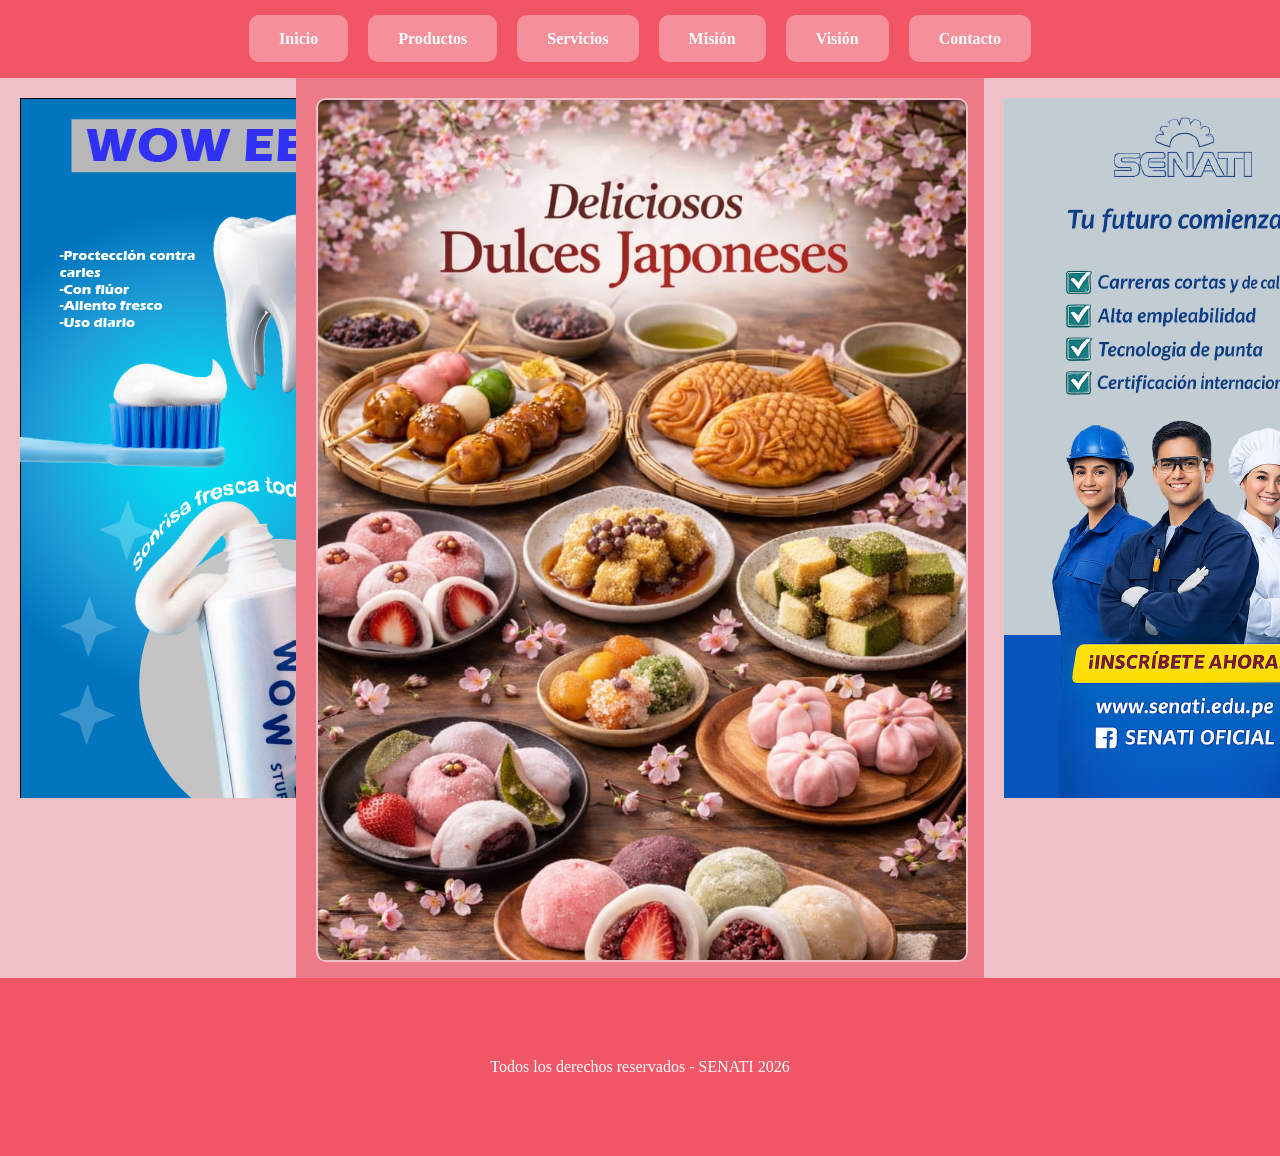
<file: index.html>
<!DOCTYPE html>
<html lang="en">
<head>
    <meta charset="UTF-8">
    <meta name="viewport" content="width=device-width, initial-scale=1.0">
    <title>Sakura sweets</title>
    <link rel="icon" href="iconos/flor.png">
    <link rel="stylesheet" href="estilos/estilos.css">
</head>
<body>
    <header>
        <nav>
            <input type="checkbox" id="activadormenu">
            <label for="activadormenu" id="hamburguesa">&#9776;</label>
            <ul id="menu">
                <li><a href="inicio.html" target="contenidoframe">Inicio</a></li>
                <li><a href="productos.html" target="contenidoframe">Productos</a></li>
                <li><a href="servicios.html" target="contenidoframe">Servicios</a></li>
                <li><a href="mision.html" target="contenidoframe">Misión</a></li>
                <li><a href="vision.html" target="contenidoframe">Visión</a></li>
                <li><a href="contacto.html" target="contenidoframe">Contacto</a></li>
            </ul>
            
        </nav>
    </header>
<div id="contenedor">
    <div id="publicidad">
        <img src="imagenes/publicidad/baner pasta dental.jpg" alt="">
       
    </div>
    <div id="contenido">
        <iframe name="contenidoframe" src="inicio.html" frameborder="1"></iframe>
    </div>
    <div id="publicidad">
        <img src="imagenes/publicidad/senatiban.jpg" alt="">
        
    </div>
</div> 
<footer>
    <p>Todos los derechos reservados -   SENATI 2026</p>
</footer>   
</body>
</html>
</file>
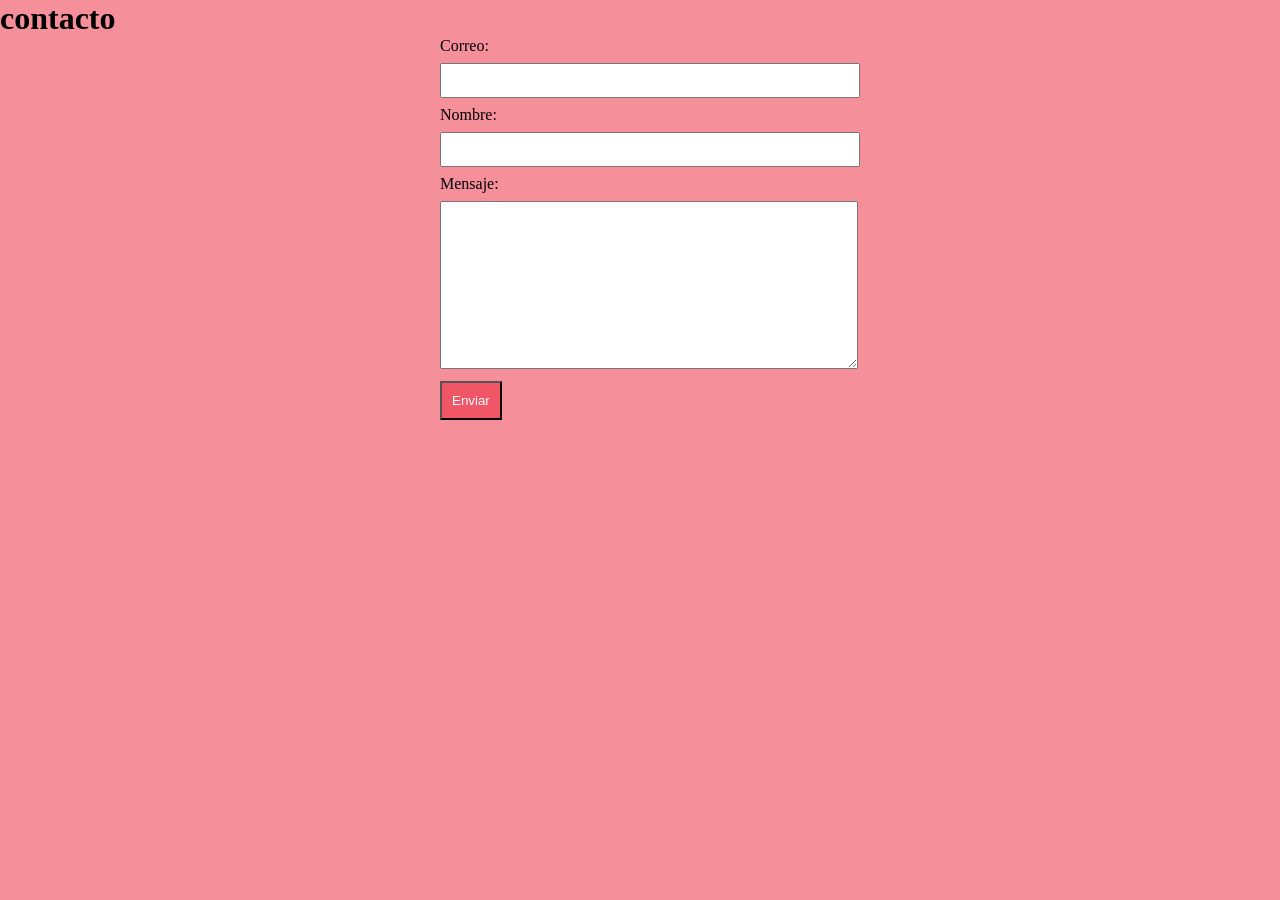
<file: contacto.html>
<!DOCTYPE html>
<html lang="en">
<head>
    <meta charset="UTF-8">
    <meta name="viewport" content="width=device-width, initial-scale=1.0">
    <title>contacto</title>
    <link rel="stylesheet" href="estilos/estilos.css">
</head>
<body>
    <div class="contenido">
     <h1>contacto</h1>
        <form>
            <label>Correo:</label>
    <input type="email" name="correo" required>
    <label>Nombre:</label>
    <input type="text" name="nombre" required>
    <label">Mensaje:</label>
    <textarea name="mensaje" rows="10" required></textarea>
    <button type="submit">Enviar</button>
        </form>
    </div>

</body>
</html>
</file>
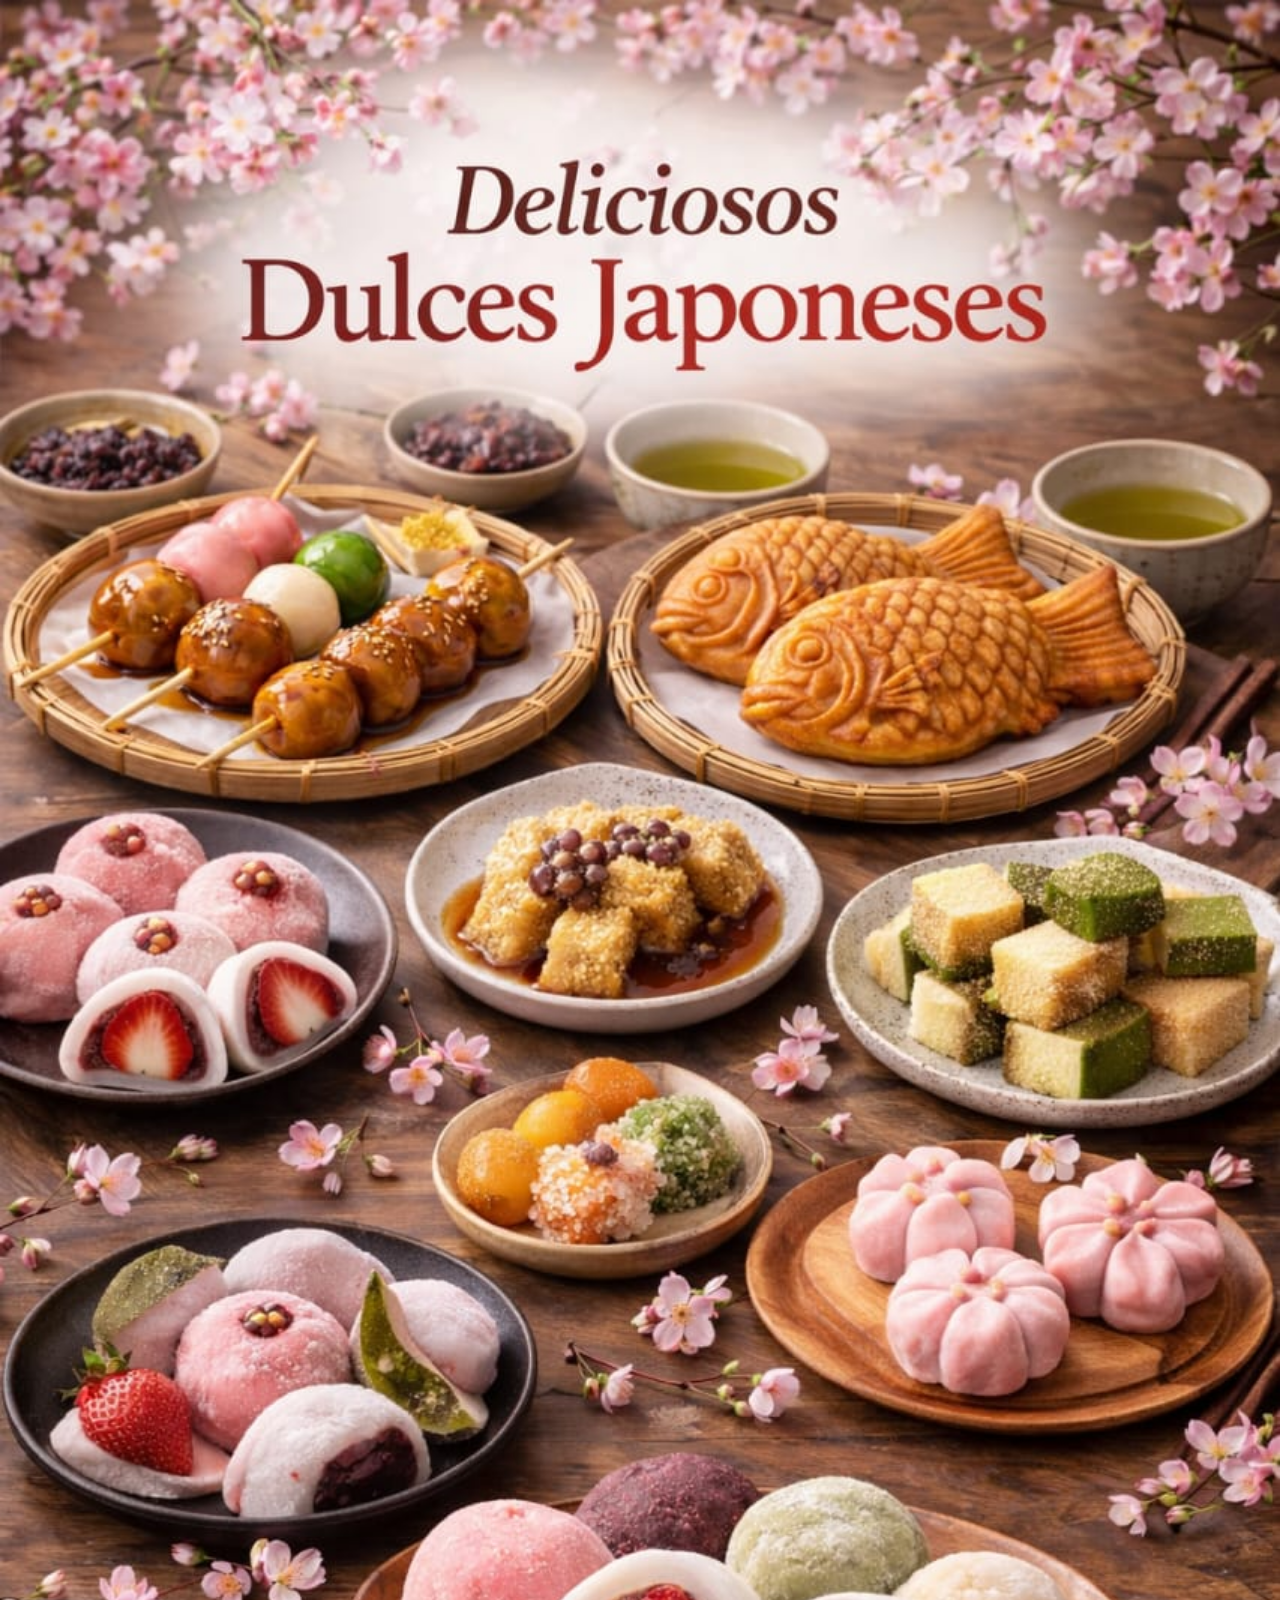
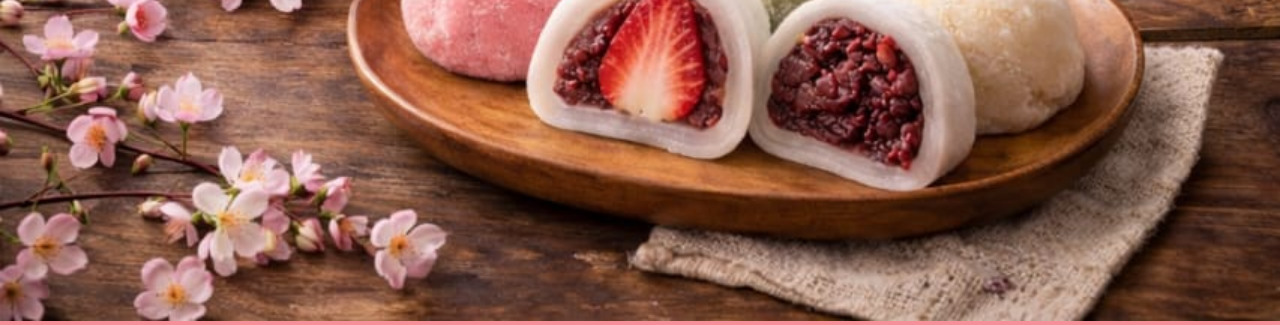
<file: inicio.html>
<!DOCTYPE html>
<html lang="en">
<head>
    <meta charset="UTF-8">
    <meta name="viewport" content="width=device-width, initial-scale=1.0">
    <title>inicio</title>
    <link rel="stylesheet" href="estilos/estilos.css">
</head>
<body>
    <div id="portada">
        <img src="imagenes/portada/portada.jpeg" alt="">
    </div>
</body>
</html>
</file>
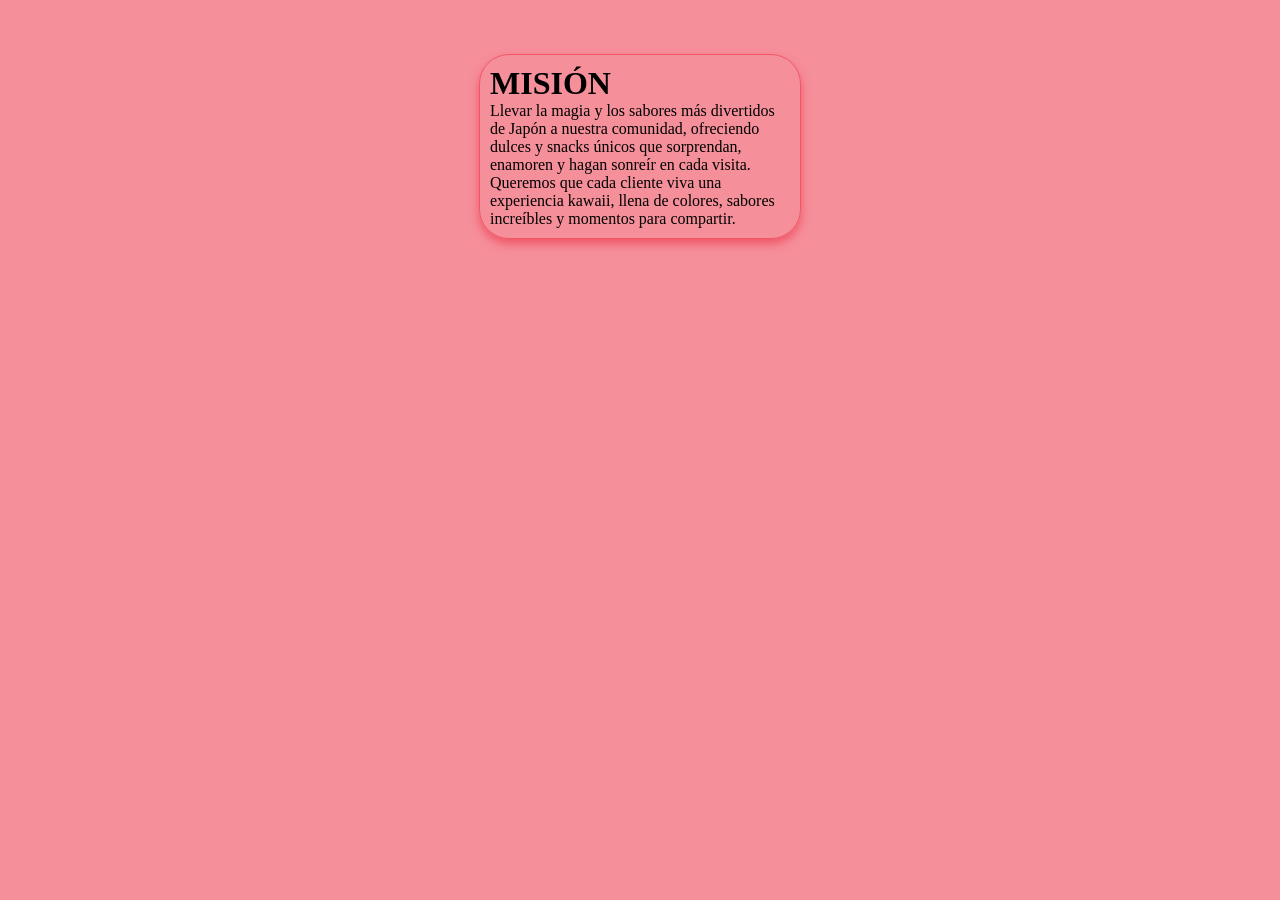
<file: mision.html>
<!DOCTYPE html>
<html lang="en">
<head>
    <meta charset="UTF-8">
    <meta name="viewport" content="width=device-width, initial-scale=1.0">
    <title>Misión</title>
    <link rel="stylesheet" href="estilos/estilos.css">
</head>
<body>
    <br>
    <br>
    <br>
    <div class="mis-vis">
        <h1>MISIÓN</h1>
        <P>Llevar la magia y los sabores más divertidos de Japón a nuestra comunidad, ofreciendo dulces y snacks únicos que sorprendan, enamoren y hagan sonreír en cada visita. Queremos que cada cliente viva una experiencia kawaii, llena de colores, sabores increíbles y momentos para compartir.</P>
    </div>
</body>
</html>
</file>
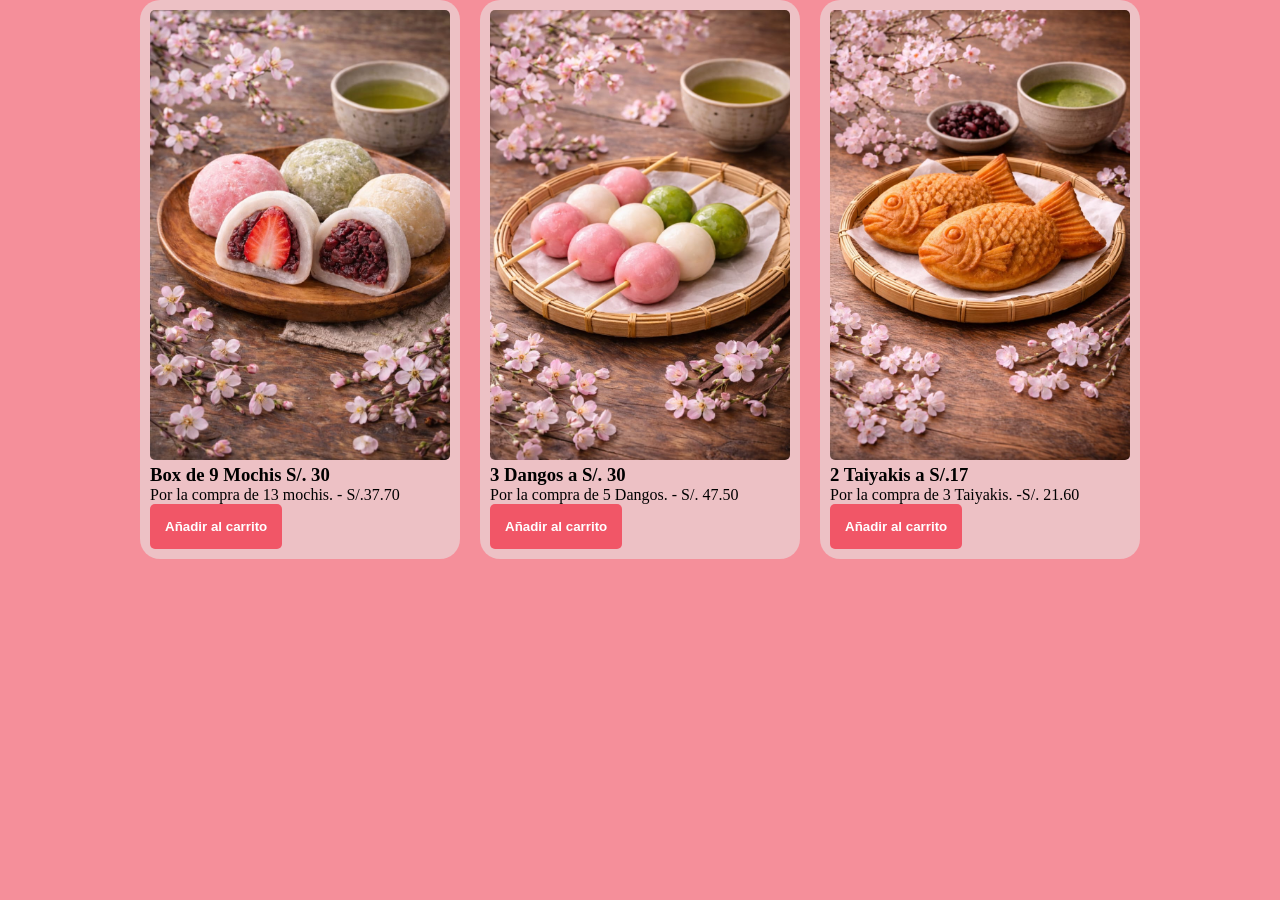
<file: productos.html>
<!DOCTYPE html>
<html lang="en">
<head>
    <meta charset="UTF-8">
    <meta name="viewport" content="width=device-width, initial-scale=1.0">
    <title>Productos</title>
    <link rel="stylesheet" href="estilos/estilos.css">
</head>
<body>
    <div id="galeria"> 
    <div class="prod-serv">
        <img src="imagenes/productos/mochis.jpeg" alt="mochis">
        <h3>Box de 9 Mochis S/. 30 </h3>
        <p>Por la compra de 13 mochis. - S/.37.70 </p>
         <button>Añadir al carrito</button>
    </div>
            <div class="prod-serv">
                <img src="imagenes/productos/dangos.jpeg" alt="dangos">
                <h3>3 Dangos a S/. 30 </h3>
                <P>Por la compra de 5 Dangos. - S/. 47.50</P>
                <button>Añadir al carrito</button>
            </div>
            <div class="prod-serv">
                <img src="imagenes/productos/taiyakis.jpeg" alt="taiyakis">
                <h3>2 Taiyakis a S/.17</h3>
                <p>Por la compra de 3 Taiyakis. -S/. 21.60</p>
                 <button>Añadir al carrito</button>
        </div>
    </div>
</body>
</html>
</file>
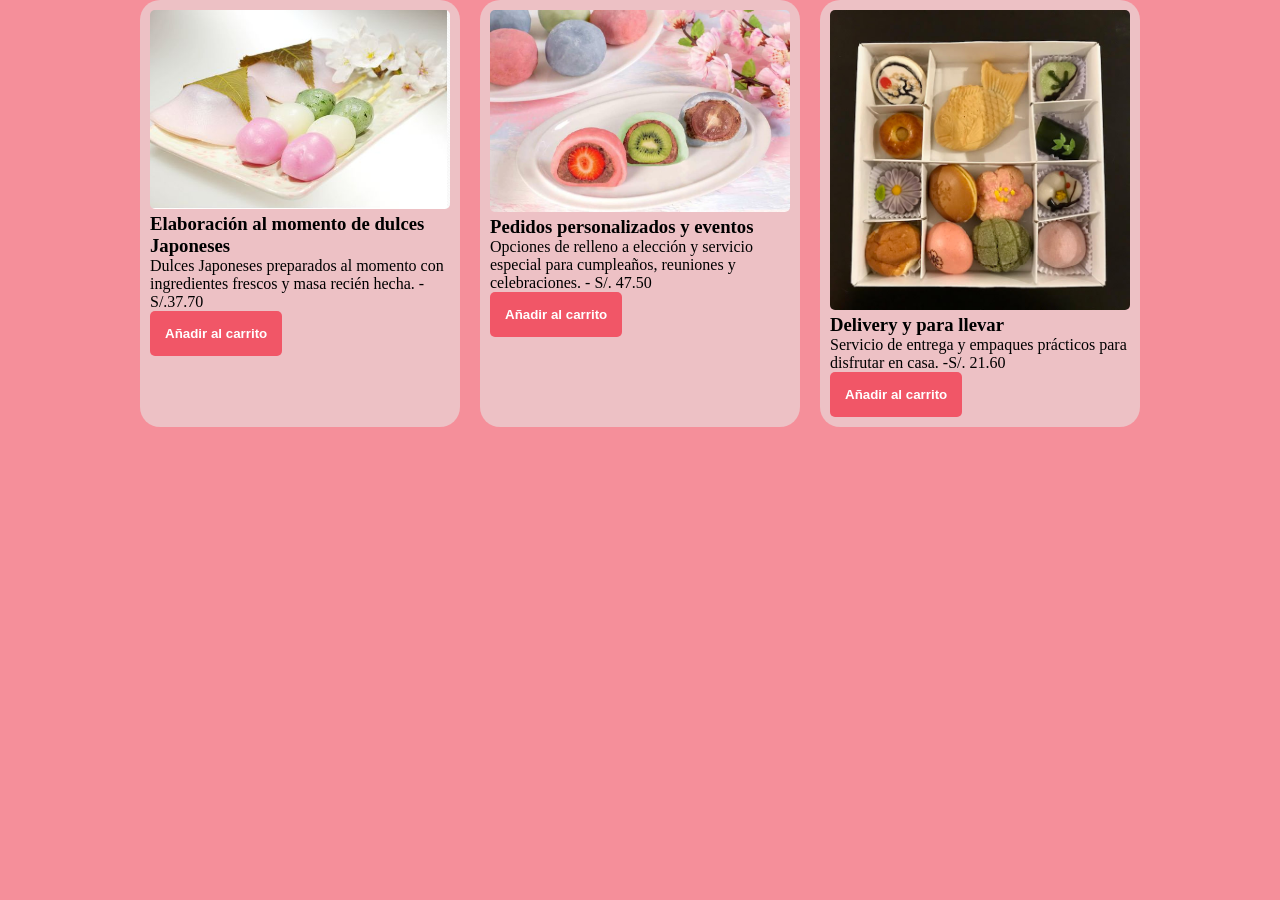
<file: servicios.html>
<!DOCTYPE html>
<html lang="en">
<head>
    <meta charset="UTF-8">
    <meta name="viewport" content="width=device-width, initial-scale=1.0">
    <title>servicios</title>
    <link rel="stylesheet" href="estilos/estilos.css">
</head>
<body>
        <div id="galeria"> 
    <div class="prod-serv">
        <img src="imagenes/servicios/dango.jpg" alt="mochi">
        <h3>Elaboración al momento de dulces Japoneses</h3>
        <p>Dulces Japoneses preparados al momento con ingredientes frescos y masa recién hecha. - S/.37.70 </p>
         <button>Añadir al carrito</button>
    </div>
            <div class="prod-serv">
                <img src="imagenes/servicios/mochi2.jpg" alt="tango">
                <h3>Pedidos personalizados y eventos </h3>
                <P>Opciones de relleno a elección y servicio especial para cumpleaños, reuniones y celebraciones. - S/. 47.50</P>
                <button>Añadir al carrito</button>
            </div>
            <div class="prod-serv">
                <img src="imagenes/servicios/dulcesdelyvery.jpg" alt="Taiyaki">
                <h3>Delivery y para llevar</h3>
                <p>Servicio de entrega y empaques prácticos para disfrutar en casa. -S/. 21.60</p>
                 <button>Añadir al carrito</button>
        </div>
    </div>
</body>
</html>
</file>
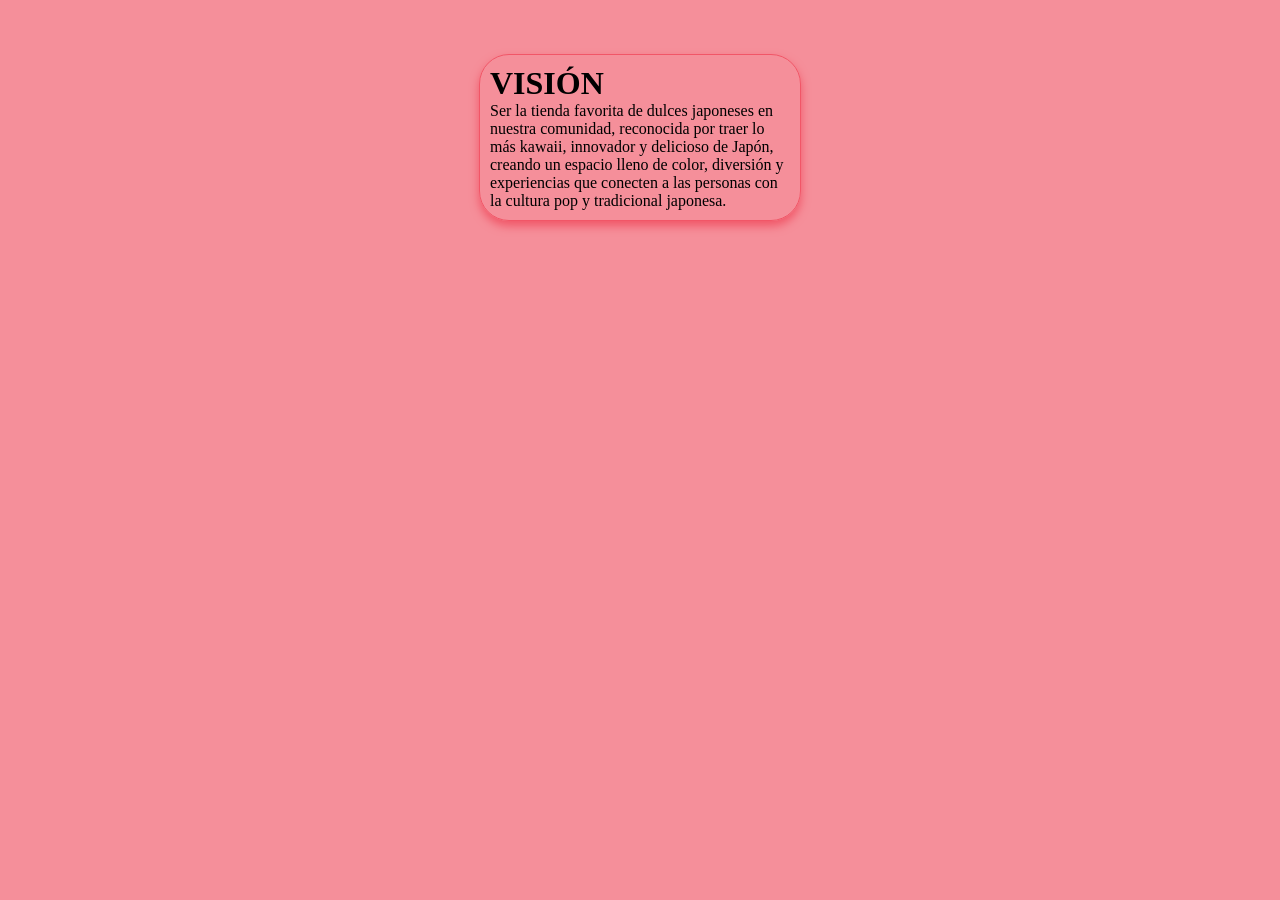
<file: vision.html>
<!DOCTYPE html>
<html lang="en">
<head>
    <meta charset="UTF-8">
    <meta name="viewport" content="width=device-width, initial-scale=1.0">
    <title>Visión</title>
    <link rel="stylesheet" href="estilos/estilos.css">
</head>
<body>
    <br>
    <br>
    <br>
    <div class="mis-vis">
        <h1>VISIÓN</h1>
        <P>Ser la tienda favorita de dulces japoneses en nuestra comunidad, reconocida por traer lo más kawaii, innovador y delicioso de Japón, creando un espacio lleno de color, diversión y experiencias que conecten a las personas con la cultura pop y tradicional japonesa.</P>
    </div>
</body>
</html>
</file>
<file: estilos/estilos.css>
/*Aquí se personaliza todo las etiquetas HTML de las páginas*/
* {
    margin: 0;
    padding: 0;
}
/*AQUÍ OCULTO EL ÍCONO DE HAMBURGUESA*/
#activadormenu{
    display: none;
}
#hamburguesa{
    display: none;
    font-size: 30px;
    color: #edc1c5;
    /*padding: 900px;*/
    cursor: pointer;
}
/*Aquí se personaliza el cuerpo, la etiqueta body*/
body{
    font-family: cursive;
    background-color: #f58f9a;
}
/*Aquí se personaliza la cabecera de la página*/
header{
    background-color: #f15667;
    color: #f4777f;
    text-align: center;
}
/*Aquí se personaliza el menú de la página*/
#menu {
    list-style: none;
    display: flex;
    justify-content: center;
    gap: 20px;
    padding: 30px;
}
/*Aquí se personaliza los botones*/
#menu a{
    text-decoration: none;
    background-color: #f58f9a;
    color: #ffffff;
    padding: 15px 30px;
    border-radius: 10px;
    font-weight: bold;
    transition: all 0.3s ease;
}
/*Cambio de color de los botones*/
#menu a:hover{
    background-color: #edc1c5;
    transform: translateY(-5px);
}
/*Aquí voy a personalizar el contenedor*/
#contenedor{
    display: flex;
    min-height: 400px;
    height: 100vh;
}
/*Aquí perzonalizo publicidad 1 y 2*/
#publicidad{
    width: 20%;
    background-color: #edc1c5;
    padding: 20px;
}
/*Aquí voy a personalizar la sección de contenido*/
#contenido{
    width: 60%;
    background-color: #ed7a87;
    padding: 20px;
}
#portada img{
    width: 100%;
}
/*AQUÍ PERSONALIZO EL IFRAME*/
iframe{
    width:100%;
    height:100%;
    border: 2px solid #edc1c5;
    border-radius: 10px;
}
/*AQUÍ PERSONALIZO PRODUCTOS Y SERVICIOS*/
#galeria{
    display: grid;
    grid-template-columns: repeat(3, auto);
    gap: 20px;
    justify-content: center;
}
.prod-serv{
    background-color: #edc1c5;
    max-width: 300px;
    padding: 10px;
    border-radius: 20px;
}
.prod-serv img{
    width: 100%;
    border-radius: 5px;
}
.prod-serv:hover{
    box-shadow: 0px 5px 10px #f15667;
}
.prod-serv button{
    background-color: #f15667;
    color: #ffffff;
    font-weight: bold;
    padding: 15px;
    border: none;
    border-radius: 5px;
    cursor: pointer;
}
.prod-serv button:hover{
    background-color: #ed7a87;
    border: none;
}
/*AQUÍ VOY A PERSONALIZAR LA MISIÓN Y VISIÓN*/
.mis-vis{
    border: 1px solid #f15667;
    width: 300px;
    border-radius: 30px;
    padding: 10px;
    margin: auto;
    box-shadow: 0px 5px 10px #f15667;
}
/*AQUÍ PERSONALIZO CONTACTO*/
form{
    max-width: 400px;
    margin: auto;
    text-align: left;
}
input, textarea{
    width: 100%;
    padding: 8px;
    margin: 8px 0;
}
button{
    background-color: #f15667;
    color: #ffffff;
    padding: 10px;
    cursor: pointer;
}
button:hover{
    background-color: #edc1c5;
}
/*AQUÍ PERSONALIZO PIE DE PÁGINA*/
footer{
    background-color: #f15667;
    color: #ffffff;
    text-align: center;
    padding: 80px;
}
/*AQUÍ VOY A HACER QUE LA PÁGINA SEA RESPONSIVO CON MEDIA QUERIES*/
@media(max-width: 768px){
    /*AQUÍ MUESTRO EL BOTON HAMBURGUESA*/
    #hamburguesa{
        display: block;
    }
    #activadormenu:checked + #hamburguesa + #menu{
        display: flex;
    }
    #menu{
        display: none;
        flex-direction: column;
        padding: 0px;
        gap: 1px;
    }
    #menu a {
        display: flex;
        justify-content: center;
    }
    #contenedor{
        flex-direction: column;
    }
    #publicidad,
    #contenido{
        width: 100%;
    }
    iframe{
        height: 600px;
    }
    #galeria{
        grid-template-columns: repeat(1, auto);
    }
}
</file>
